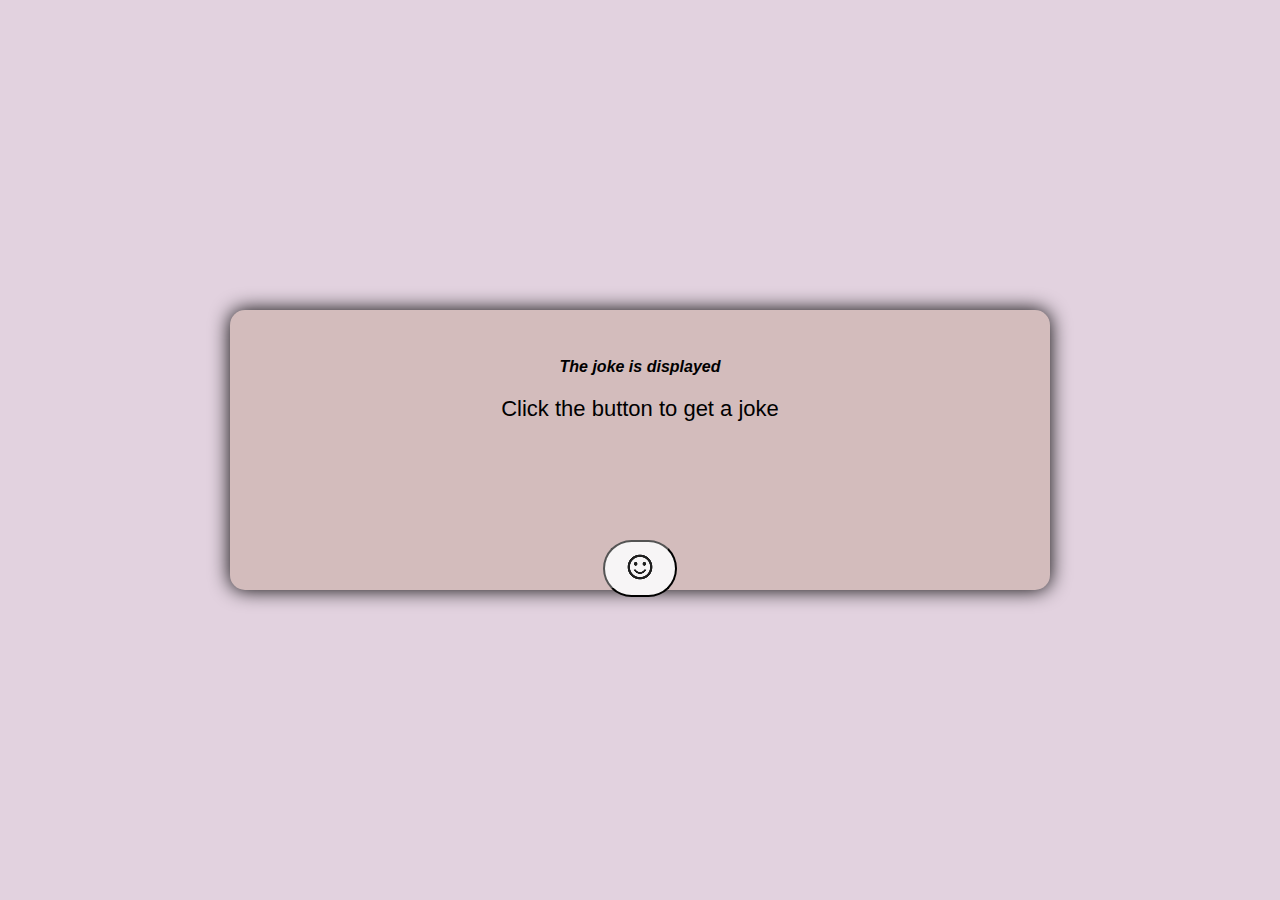
<file: joke-api/index.html>
<!DOCTYPE html>
<html lang="en">

<head>
    <meta charset="UTF-8">
    <meta name="viewport" content="width=device-width, initial-scale=1.0">
    <title>Joke Aplication</title>
    <link rel="stylesheet" href="style.css">
</head>

<body>
    <div class="app-class">
        <h3 class="titlu-app">The joke is displayed</h3>
        <p class="paragraf-app">Click the button to get a joke</p>
    </div>

    <button id="button-app">
        <img id="img-id" src="./assets/sentiment_satisfied_30dp_1F1F1F_FILL0_wght400_GRAD0_opsz24.png" alt="buton-img">
    </button>



    <script src="./script.js"></script>

</body>

</html>
</file>
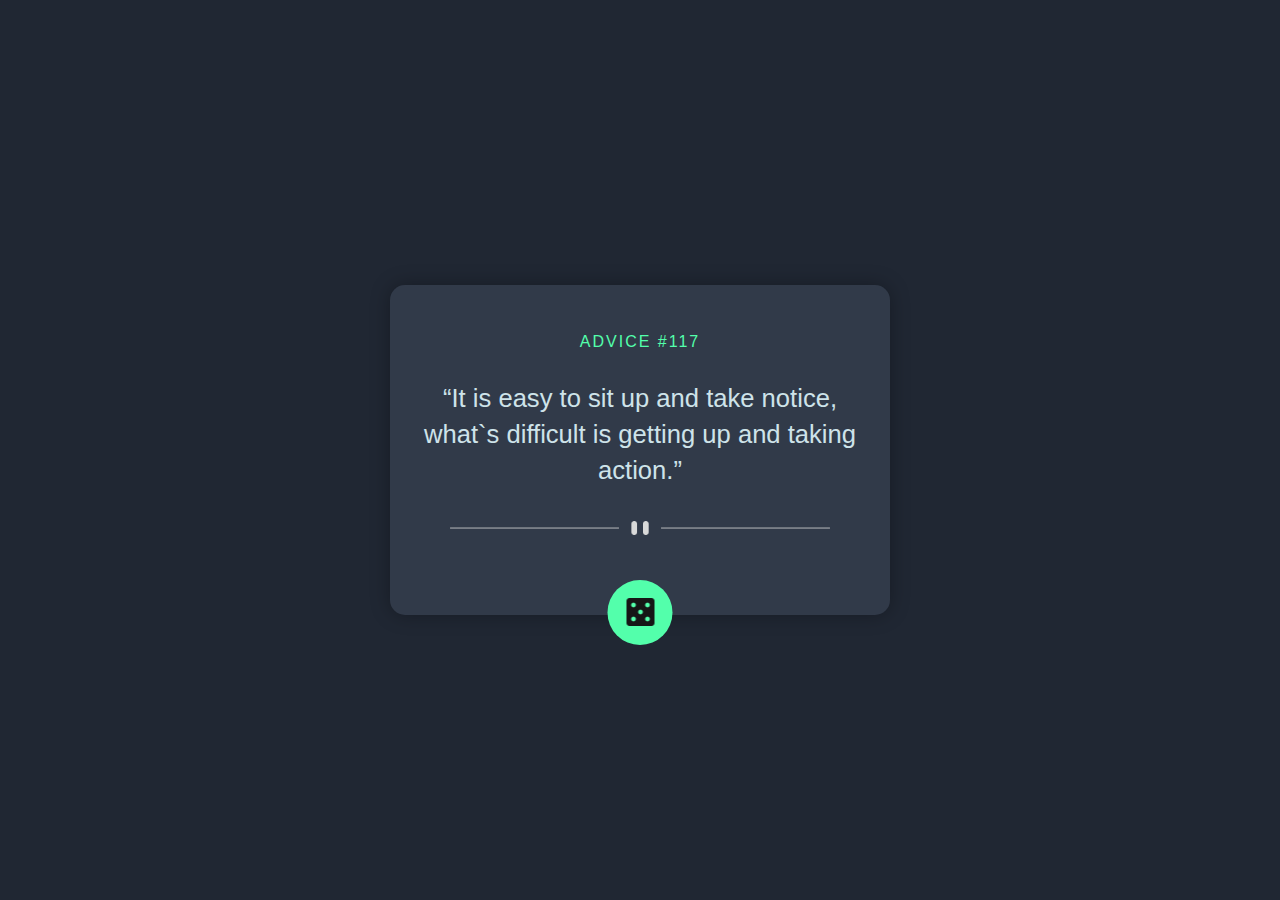
<file: sprint12-js-advice-slip/index.html>
<!DOCTYPE html>
<html lang="en">

<head>
    <meta charset="UTF-8">
    <meta name="viewport" content="width=device-width, initial-scale=1.0">
    <title>Advice Slip</title>
    <link rel="stylesheet" href="style.css">
</head>

<body>

    <div class="advice-app">
        <h3 class="title-advice">ADVICE #117</h3>
        <p class="paragraph-advice">“It is easy to sit up and take notice, what`s difficult is getting up and taking
            action.”</p>
        <img id="icon-app" src="./assets/Group 21.png" alt="icon app">
        <button class="btn-app">
            <img id="button-icon" src="./assets/button-icon.png" alt="generate advice">
        </button>
    </div>

    <script src="script.js"></script>

</body>

</html>
</file>
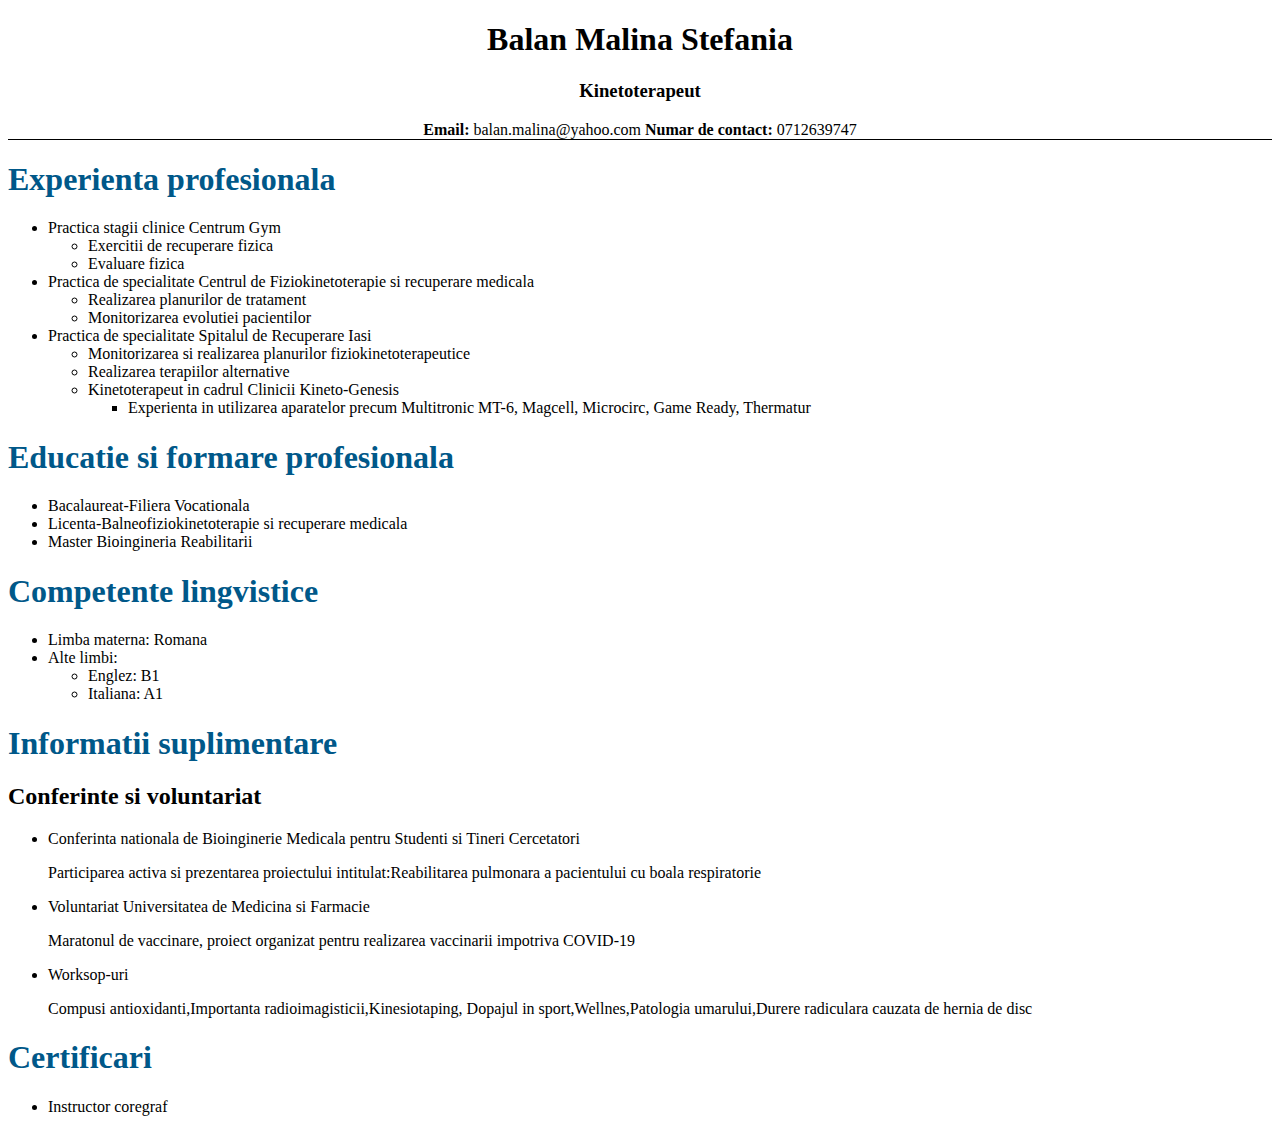
<file: Sprint2-html/index.html>
<!DOCTYPE html>
<html>

<head>
    <meta charset="UTF 8">
    <meta name="viewport" content="width=device-width" , initial-scale="1.0">
    <title>CV</title>

</head>

<body>
    <div style="text-align: center;border-bottom: 1px solid;">
        <h1>Balan Malina Stefania</h1>
        <h3>Kinetoterapeut</h3>
        <span><strong>Email:</strong> balan.malina@yahoo.com</span>
        <span><strong>Numar de contact:</strong> 0712639747</span>
    </div>

    <div>
        <h1><strong style="color:#005889">Experienta profesionala</strong></h1>
        <ul>
            <li>Practica stagii clinice Centrum Gym
                <ul>
                    <li>Exercitii de recuperare fizica</li>
                    <li>Evaluare fizica</li>
                </ul>
            </li>

            <li>Practica de specialitate Centrul de Fiziokinetoterapie si recuperare medicala
                <ul>
                    <li>Realizarea planurilor de tratament</li>
                    <li>Monitorizarea evolutiei pacientilor</li>
                </ul>
            </li>

            <li>Practica de specialitate Spitalul de Recuperare Iasi
                <ul>
                    <li>Monitorizarea si realizarea planurilor fiziokinetoterapeutice</li>
                    <li>Realizarea terapiilor alternative</li>
                    </ull>
            </li>

            <li>Kinetoterapeut in cadrul Clinicii Kineto-Genesis
                <ul>
                    <li>Experienta in utilizarea aparatelor precum Multitronic MT-6, Magcell, Microcirc, Game Ready,
                        Thermatur
                    </li>
                </ul>
            </li>
        </ul>
    </div>

    <div>
        <h1><strong style="color:#005889">Educatie si formare profesionala</strong></h1>
        <ul>
            <li>Bacalaureat-Filiera Vocationala</li>
            <li>Licenta-Balneofiziokinetoterapie si recuperare medicala</li>
            <li>Master Bioingineria Reabilitarii</li>
            </li>
        </ul>
    </div>

    <div>
        <h1><strong style="color:#005889">Competente lingvistice</strong></h1>
        <ul>
            <li>Limba materna: Romana</li>
            <li>Alte limbi:
                <ul>
                    <li>Englez: B1</li>
                    <li>Italiana: A1</li>
                </ul>
            </li>
        </ul>
    </div>

    <div>
        <h1><strong style="color:#005889">Informatii suplimentare</strong></h1>
        <h2>Conferinte si voluntariat</h2>
        <ul>
            <li>Conferinta nationala de Bioinginerie Medicala pentru Studenti si Tineri Cercetatori
                <p>Participarea activa si prezentarea proiectului intitulat:Reabilitarea pulmonara a pacientului cu
                    boala
                    respiratorie</p>
            </li>
            <li>Voluntariat Universitatea de Medicina si Farmacie
                <p>Maratonul de vaccinare, proiect organizat pentru realizarea vaccinarii impotriva COVID-19</p>
            </li>
            <li>
                Worksop-uri
                <p>Compusi antioxidanti,Importanta radioimagisticii,Kinesiotaping, Dopajul in sport,Wellnes,Patologia
                    umarului,Durere radiculara cauzata de hernia de disc
                </p>
            </li>
        </ul>
    </div>

    <div>
        <h1><strong style="color:#005889">Certificari</strong></h1>
        <ul>
            <li>Instructor coregraf</li>
        </ul>
    </div>


</body>

</html>
</file>
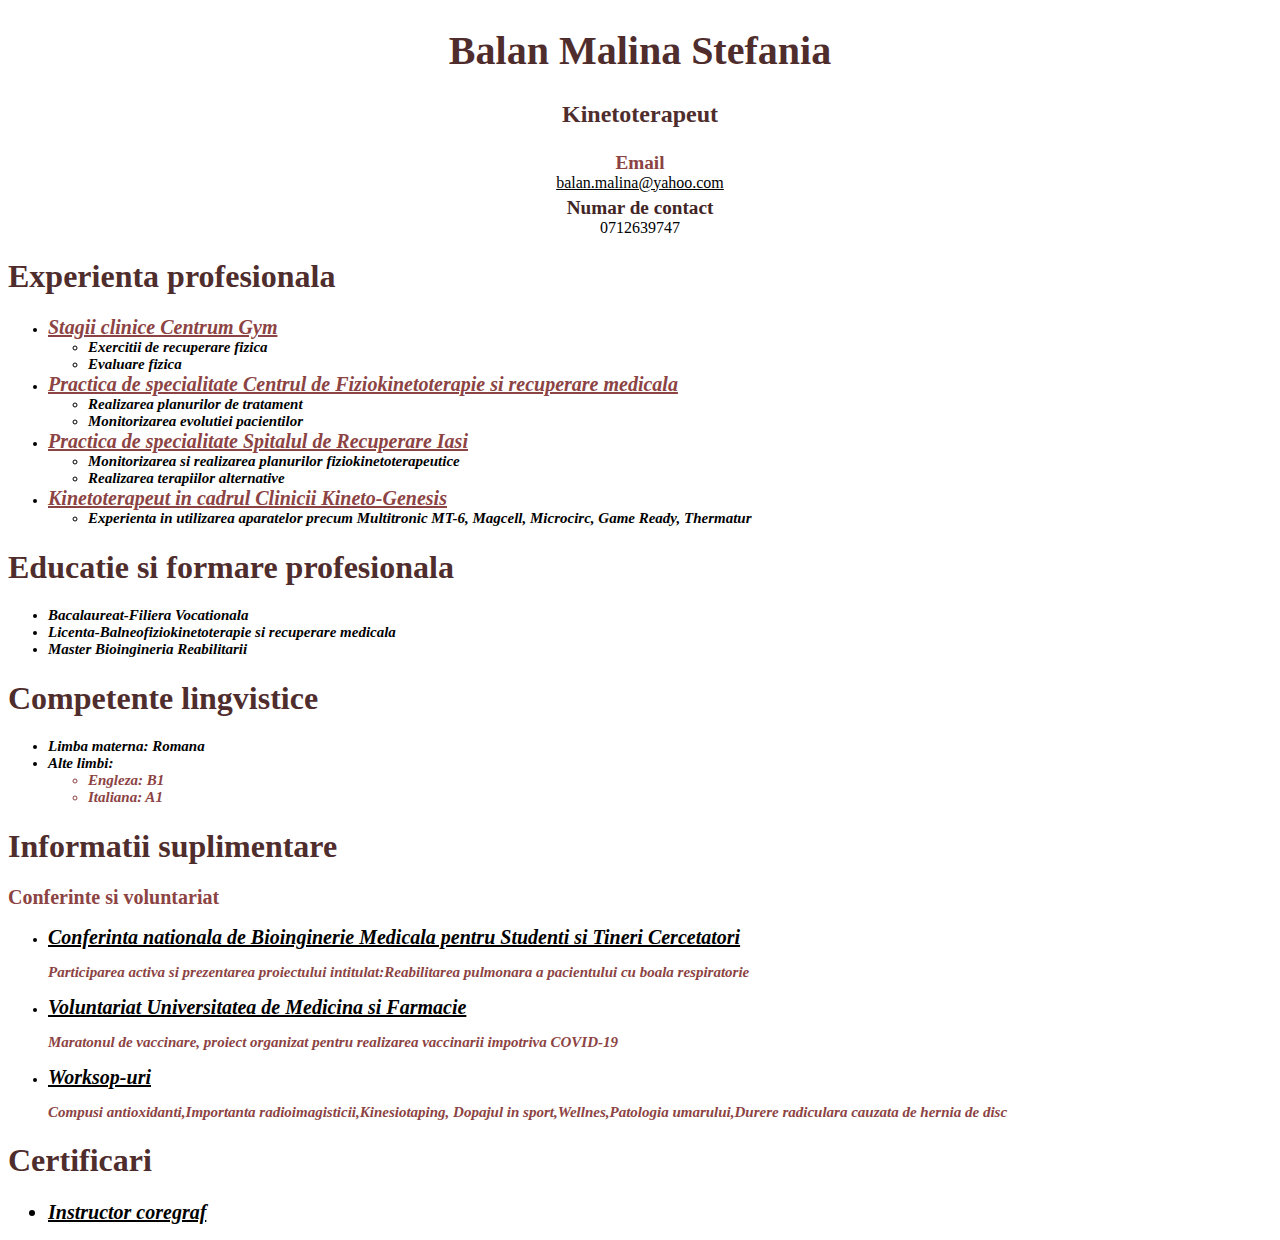
<file: Sprint3-CV-css/index.html>
<!DOCTYPE html>
<html>

<head>
    <meta charset="UTF 8">
    <meta name="viewport" content="width=device-width" , initial-scale="1.0">
    <title>CV</title>
    <link rel="stylesheet" href="style.css" />

</head>

<body>
    <div class="contact container">

        <h1 class="name-me">Balan Malina Stefania</h1>
        <h3>Kinetoterapeut</h3>

        <div class="contact-row">
            <strong class="highlight">Email</strong>
            <a href="mailto:balan.malina@yahoo.com" class="email-link">balan.malina@yahoo.com</a>
        </div>
        <div class="contact-row"> <strong class="color">Numar de contact</strong> 0712639747
        </div>
    </div>

    <h1>Experienta profesionala</h1>
    <ul>
        <li><span class=" name-list">Stagii clinice Centrum Gym </span>
            <ul>
                <li>Exercitii de recuperare fizica</li>
                <li>Evaluare fizica</li>
            </ul>
        </li>

        <li><span class="name-list">Practica de specialitate Centrul de Fiziokinetoterapie si recuperare
                medicala</span>
            <ul>
                <li>Realizarea planurilor de tratament</li>
                <li>Monitorizarea evolutiei pacientilor</li>
            </ul>
        </li>

        <li><span class="name-list">Practica de specialitate Spitalul de Recuperare Iasi</span>
            <ul>
                <li>Monitorizarea si realizarea planurilor fiziokinetoterapeutice</li>
                <li>Realizarea terapiilor alternative</li>
            </ul>
        </li>

        <li><span class="name-list">Kinetoterapeut in cadrul Clinicii Kineto-Genesis</span>
            <ul>
                <li>Experienta in utilizarea aparatelor precum Multitronic MT-6, Magcell, Microcirc,
                    Game
                    Ready,
                    Thermatur
                </li>
            </ul>
        </li>
    </ul>
    </div>

    <div>
        <h1>Educatie si formare profesionala</h1>
        <ul>
            <li>Bacalaureat-Filiera Vocationala</li>
            <li>Licenta-Balneofiziokinetoterapie si recuperare medicala</li>
            <li>Master Bioingineria Reabilitarii</li>
        </ul>
    </div>

    <div>
        <h1>Competente lingvistice</h1>
        <ul>
            <li>Limba materna: Romana</li>
            <li>Alte limbi:
                <ul>
                    <li class="color-changer">Engleza: B1</li>
                    <li class="color-changer">Italiana: A1</li>
                </ul>
            </li>
        </ul>
    </div>

    <div>
        <h1>Informatii suplimentare</h1>
        <h2>Conferinte si voluntariat</h2>
        <ul>
            <li><span class="name-list2">Conferinta nationala de Bioinginerie Medicala pentru Studenti si Tineri
                    Cercetatori</span>
                <p>Participarea activa si prezentarea proiectului intitulat:Reabilitarea pulmonara a
                    pacientului
                    cu
                    boala
                    respiratorie</p>
            </li>
            <li><span class="name-list2">Voluntariat Universitatea de Medicina si Farmacie</span>
                <p>Maratonul de vaccinare, proiect organizat pentru realizarea vaccinarii impotriva COVID-19
                </p>
            </li>
            <li><span class="name-list2">Worksop-uri</span>
                <p>Compusi antioxidanti,Importanta radioimagisticii,Kinesiotaping, Dopajul in
                    sport,Wellnes,Patologia
                    umarului,Durere radiculara cauzata de hernia de disc
                </p>
            </li>
        </ul>
    </div>

    <div>
        <h1>Certificari</h1>
        <ul>
            <li class="name-list2">Instructor coregraf</li>
        </ul>
    </div>


</body>

</html>
</file>
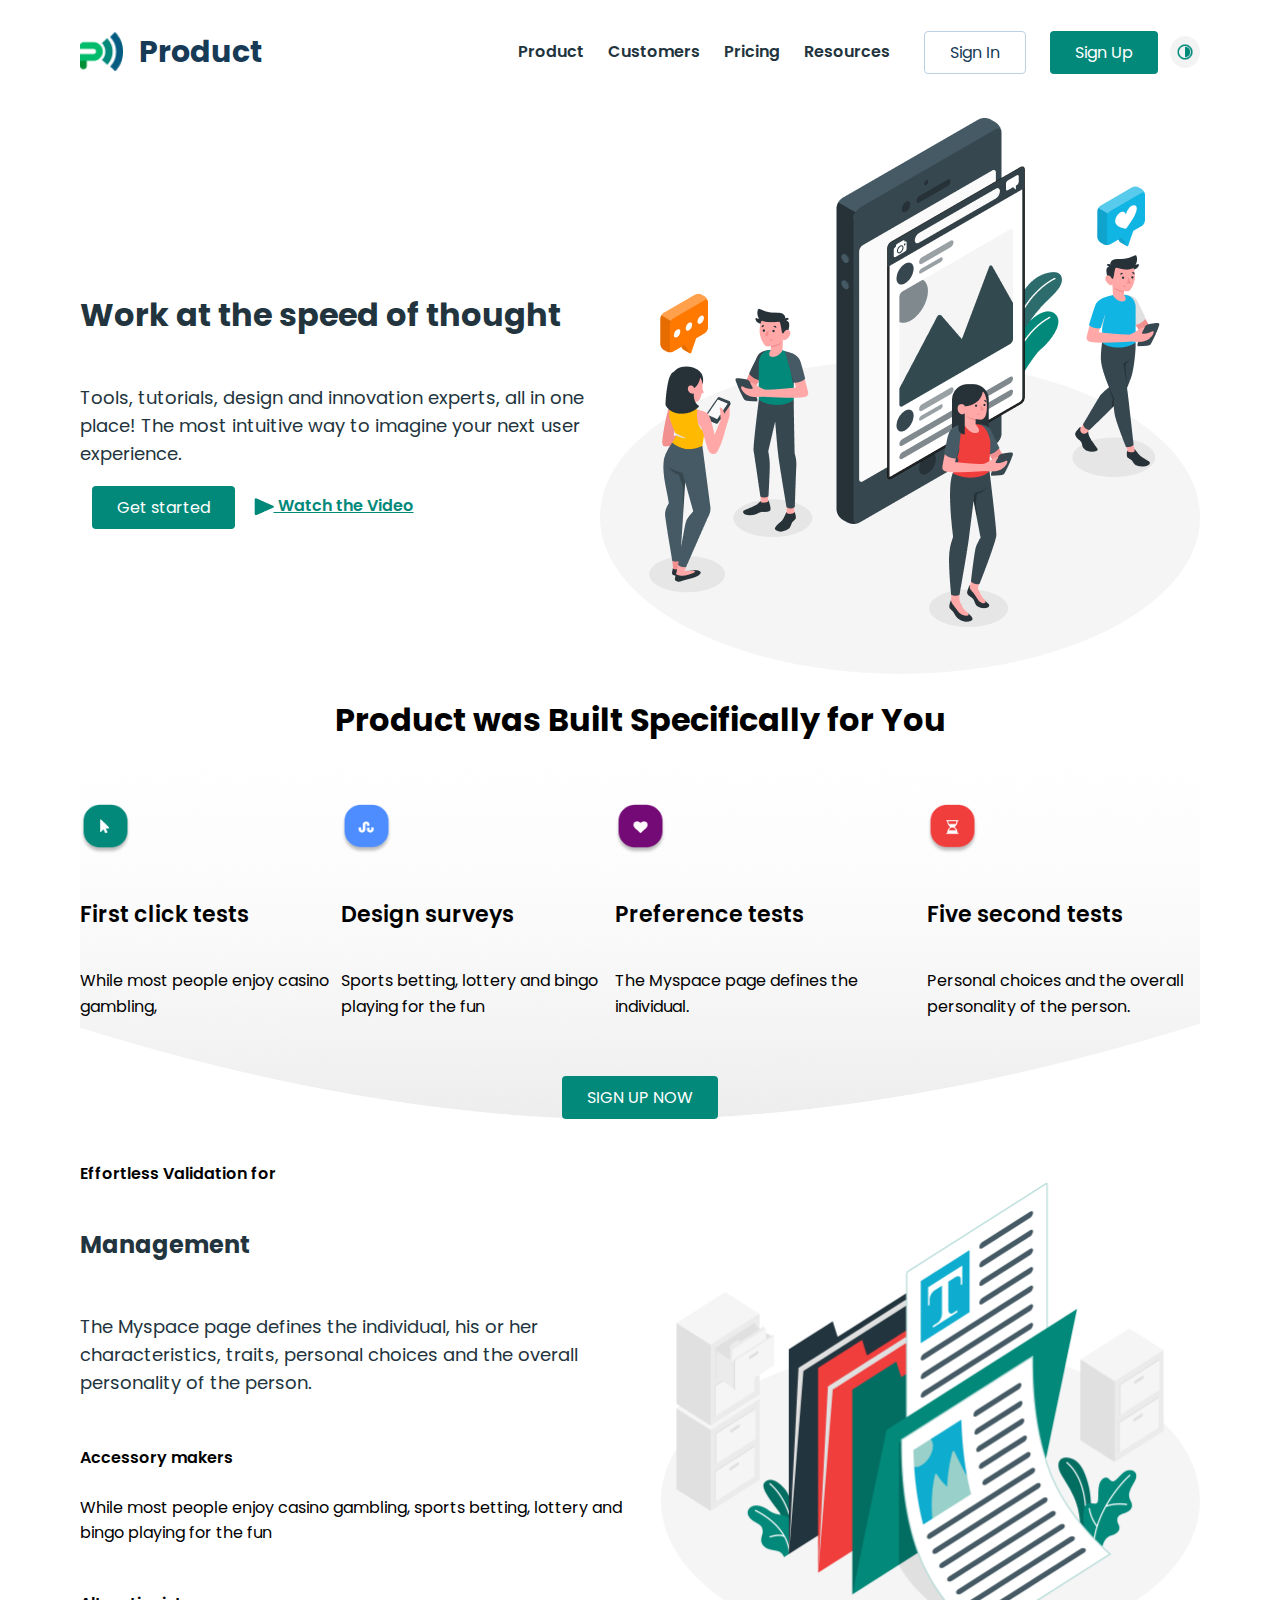
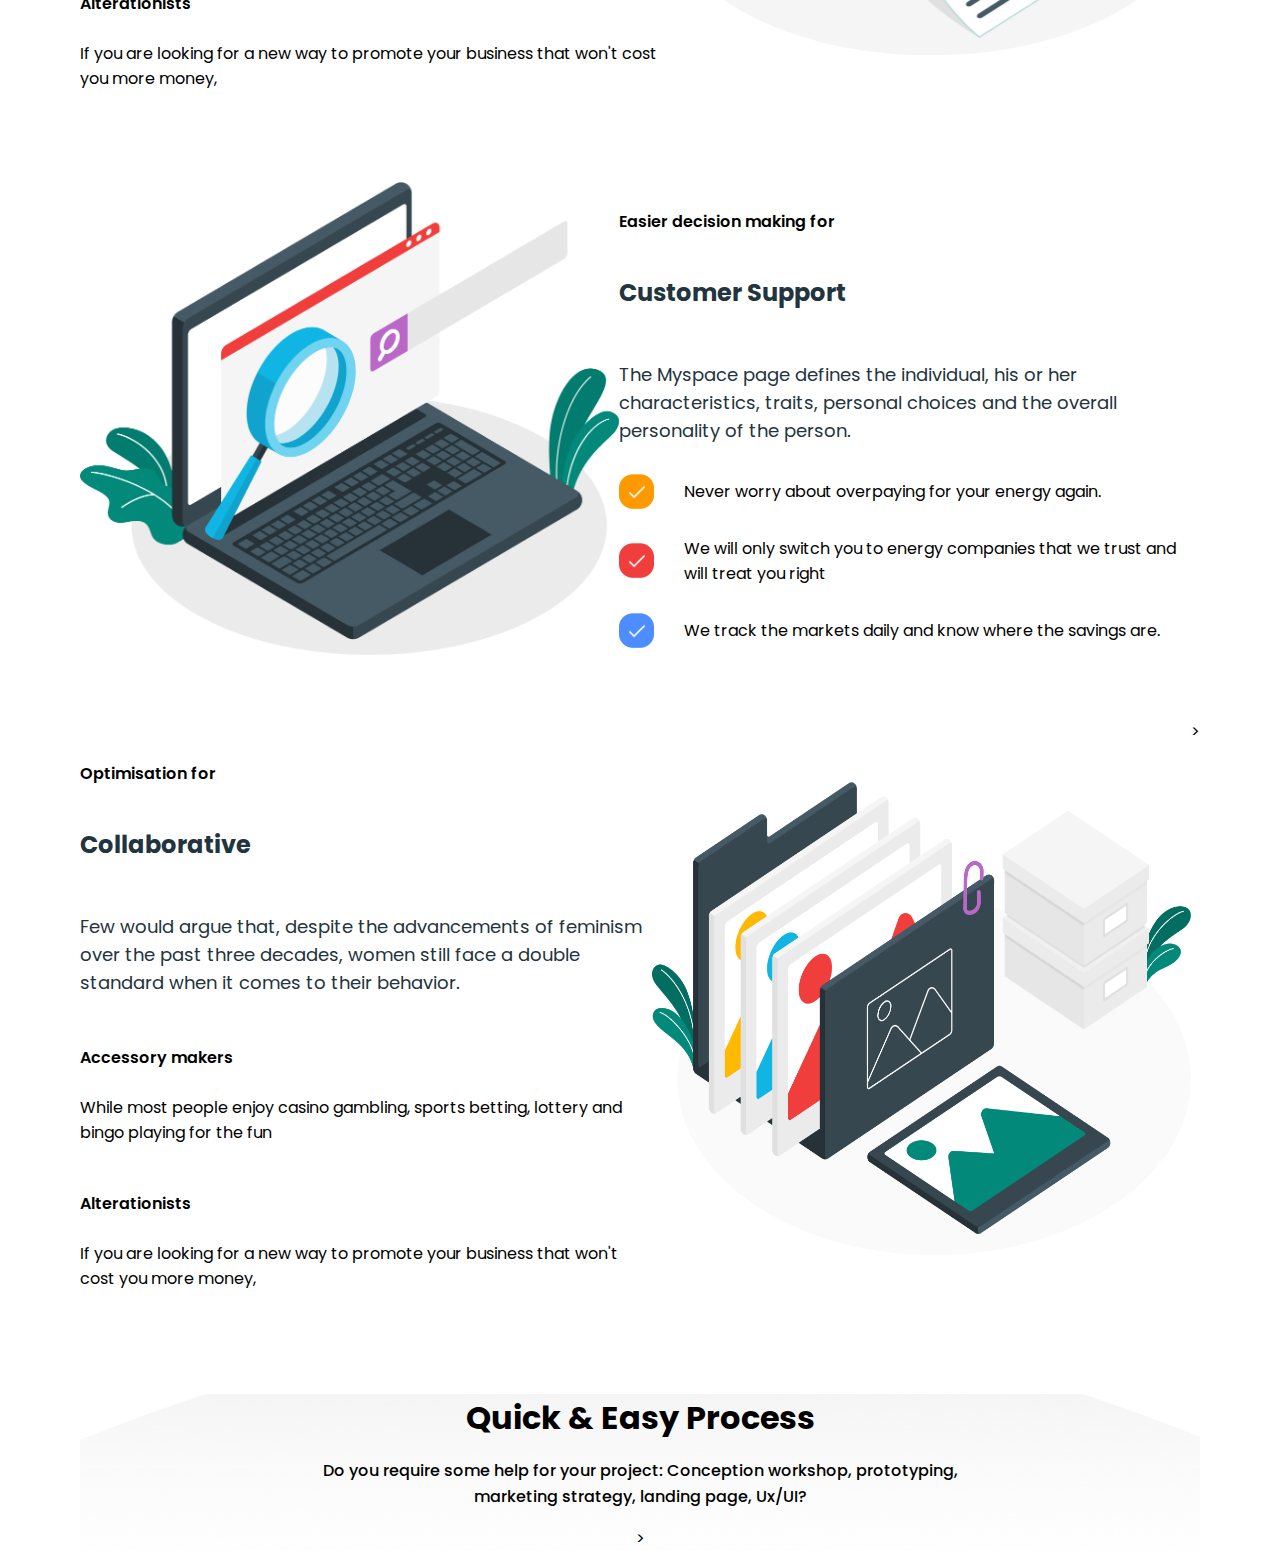
<file: Sprint4-landingpage/index.html>
<!DOCTYPE html>
<html lang="en">

<head>
    <meta charset="UTF-8">
    <meta name="viewport" content="width=device-width, initial-scale=1.0">
    <link href="https://fonts.googleapis.com/css2?family=Poppins:wght@400;500;600;700&display=swap" rel="stylesheet">
    <link rel="stylesheet" type="text/css" href="style.css">
    <title>Landing Page</title>
</head>

<body>
    <nav class="nav row">
        <div class="content-container row nav-bar-wrapper">
            <div class="app-logo-container row row-centered">
                <img id="app-logo" src="img/logo.png" />
                <h3 id="app-title">Product</h3>
            </div>


            <div class=" row nav-bar-buttons-container">
                <div class="nav-links-container row-centered">
                    <a href="">Product</a>
                    <a href="">Customers</a>
                    <a href="">Pricing</a>
                    <a href="">Resources</a>
                </div>


                <div class="row row-centered ">
                    <button class="button-outline primary-button">Sign In</button>
                    <button class="primary-button">Sign Up</button>
                    <button class="icon-button">
                        <img id="icone" src="img/icone.png" alt="">
                    </button>
                    <img id="meniu-icon" class="icon-meniu" src="img/menu.png" />

                </div>
            </div>
        </div>
    </nav>

    <section class="row content-container">
        <div class="content-left-col">
            <h1 class="main-header titlu">Work at the speed of thought</h1>
            <p class="subtitle titlu">Tools, tutorials, design and innovation experts, all in one place! The most
                intuitive
                way to imagine your next user experience.</p>
            <div class="row">
                <button class="primary-button">Get started</button>
                <button class="button-link"><img id="play-icon" src="img/play-icon.png" /> Watch the Video</button>
            </div>
        </div>
        <div class="content-right-col first-section-right-col">
            <img src="img/icon2.png">
        </div>
    </section>


    <section class=" content-container section-row">
        <h2>Product was Built Specifically for You </h2>
        <div class="section-row-4-cols">
            <div class="section-row-4-cols-item-1">
                <img class="section-2-icon" src="img/icon-click.png" />
                <h5>First click tests</h5>
                <p>While most people enjoy casino gambling,</p>
            </div>
            <div class="section-row-4-cols-item-2">
                <img class="section-2-icon" src="img/icon-design.png" />
                <h5>Design surveys</h5>
                <p>Sports betting, lottery and bingo playing for the fun</p>
            </div>
            <div class="section-row-4-cols-item-3">
                <img class="section-2-icon" src="img/icon-preference.png" />
                <h5>Preference tests</h5>
                <p>The Myspace page defines the individual.</p>
            </div>
            <div class="section-row-4-cols-item-4">
                <img class="section-2-icon" src="img/icon-second (2).png" />
                <h5>Five second tests</h5>
                <p>Personal choices and the overall personality of the person.</p>
            </div>
        </div>
        <button class="primary-button">SIGN UP NOW</button>
    </section>


    <section class="row content-container section">
        <div class="content-left-col section-2-col-item">
            <h6>Effortless Validation for</h6>
            <h2 class="main-header titlu">Management</h2>
            <p class="subtitle titlu">The Myspace page defines the individual, his or her characteristics, traits,
                personal choices and the overall personality of the person. </p>

            <h6>Accessory makers</h6>
            <p>While most people enjoy casino gambling, sports betting, lottery and bingo playing for the fun</p>

            <h6>Alterationists</h6>
            <p>If you are looking for a new way to promote your business that won't cost you more money, </p>
        </div>

        <div class="content-right-col first-section-right-col">
            <img class="photo" src="img/amico.png">
        </div>
    </section>

    <section class="row content-container section ">
        <div class="content-right-col first-section-right-col">
            <img class="photo" src="img/section-4-bg.png">
        </div>
        <div class="content-left-col section-2-col-item">
            <h6>Easier decision making for</h6>
            <h2 class="main-header titlu">Customer Support</h2>
            <p class="subtitle titlu">The Myspace page defines the individual, his or her characteristics, traits,
                personal choices and the overall personality of the person.</p>
            <div>
                <div class="row row-centered">
                    <img class="check-box-icon" src="img/check-icon-orange.png" alt="" />
                    <p>Never worry about overpaying for your energy again. </p>
                </div>
                <div class="row row-centered">
                    <img class="check-box-icon" src="img/check-icon-red.png" alt="" />
                    <p>We will only switch you to energy companies that we trust and will treat you right</p>
                </div>
                <div class="row row-centered">
                    <img class="check-box-icon" src="img/check-icon-blue.png" alt="" />
                    <p>We track the markets daily and know where the savings are.</p>
                </div>
            </div>
        </div>
        </div>
    </section>

    <section class="row content-container section">
        <div class="content-left-col section-2-col-item">
            <h6>Optimisation for</h6>
            <h2 class="main-header titlu">Collaborative</h2>
            <p class="subtitle titlu">Few would argue that, despite the advancements of feminism over the past three
                decades, women still face a double standard when it comes to their behavior. </p>
            <h6>Accessory makers</h6>
            <p>While most people enjoy casino gambling, sports betting, lottery and bingo playing for the fun</p>

            <h6>Alterationists</h6>
            <p>If you are looking for a new way to promote your business that won't cost you more money, </p>
        </div>

        <div class="content-right-col first-section-right-col">
            <img class="photo" src="img/section-5-bg.png">
        </div>>
    </section>


    <section class=" content-container section-row section-bg-reverse">
        <h2>Quick & Easy Process</h2>
        <p>Do you require some help for your project: Conception workshop,
            prototyping, marketing strategy, landing page, Ux/UI?</p>
        <div class="content-left-col section-2-col-item">

























</body>


</html>>
</file>
<file: joke-api/style.css>
* {
    margin: 0;
    padding: 0;
    box-sizing: border-box;
}

body {
    font-family: "Manrope", sans-serif;
    background-color: #e2d2df;
    color: #6B6666;
    display: flex;
    justify-content: center;
    align-items: center;
    height: 100vh;
    padding: 1rem;
}

.app-class {
    background-color: #d3bcbc;
    padding: 3rem 2rem;
    border-radius: 15px;
    text-align: center;
    position: relative;
    max-width: 820px;
    width: 100%;
    box-shadow: 0 0 20px rgba(0, 0, 0.3);
    height: 280px;
}

#button-app {
    position: absolute;
    left: 50%;
    transform: translateX(-50%);
    top: 60%;
    border-radius: 50px;
    padding: 10px 20px;
    cursor: pointer;
    background-color: #f7f5f6;
}

.paragraf-app {
    color: black;
    font-size: 22px;
    margin-top: 20px;
}

.titlu-app {
    color: black;
    font-style: italic;
    font-size: 16px;
}



@media (max-width:670px) {
    .app-class {
        height: 380px;
    }

    .paragraf-app {
        font-size: 23px;
    }
}

@media (max-width:448px) {
    #button-app {
        top: 70%;
    }

    .paragraf-app {
        font-size: 20px;
    }
}
</file>
<file: sprint12-js-advice-slip/style.css>
* {
    margin: 0;
    padding: 0;
    box-sizing: border-box;
}

body {
    font-family: "Manrope", sans-serif;
    background-color: #202733;
    color: #cee3e9;
    display: flex;
    justify-content: center;
    align-items: center;
    height: 100vh;
    padding: 1rem;
}

.title-advice {
    color: #53FFAB;
    font-weight: 400;
    font-size: 1rem;
    letter-spacing: 2px;
}

.paragraph-advice {
    margin: 1.5rem auto 0;
    font-size: 1.6rem;
    line-height: 1.4;
    margin-top: 30px;

}

.advice-app {
    background-color: #313A49;
    padding: 3rem 2rem;
    border-radius: 15px;
    text-align: center;
    position: relative;
    max-width: 500px;
    width: 100%;
    box-shadow: 0 0 20px rgba(0, 0, 0, 0.3);
}

#icon-app {
    width: 100%;
    max-width: 380px;
    height: auto;
    margin: 2rem auto;
    display: block;
    color: #D9D9D9;
}

.btn-app {
    background-color: #53FFAB;
    border: none;
    border-radius: 50%;
    width: 65px;
    height: 65px;
    display: flex;
    justify-content: center;
    align-items: center;
    position: absolute;
    left: 50%;
    bottom: -30px;
    transform: translateX(-50%);
    cursor: pointer;
    transition: box-shadow 0.3s ease;
}

.btn-app:hover {
    box-shadow: 0 0 20px #53FFAB;
}

#button-icon {
    width: 28px;
    height: 28px;
}

@media (max-width: 550px) {
    .advice-app {
        padding: 2.5rem 1.5rem;
    }

    #icon-app {
        max-width: 250px;
    }

    .paragraph-advice {
        font-size: 1.3rem;
    }

    .btn-app {
        width: 55px;
        height: 55px;
        bottom: -25px;
    }

    #button-icon {
        width: 24px;
        height: 24px;
    }
}

@media (max-width: 768px) {
    .paragraph-advice {
        font-size: 1.4rem;
    }
}
</file>
<file: Sprint3-CV-css/style.css>
.name-me {
    color: #4f2d2d;
    font-size: 40px;
    text-align: center;
}

.email-link {
    color: black;
}

h3 {
    color: #4f2d2d;
    font-size: x-large;
    text-align: center;
}

.contact {
    text-align: center;
}

.highlight {
    display: block;
    color: #8c4343;
    font-size: larger;
    text-align: center;
}

.color {
    display: block;
    color: #422525;
    font-size: larger;
    text-align: center;
}

.contact-row {
    margin: 5px 0;
}

h1 {
    color: #4f2d2d;
}

.name-list {
    color: #8c4343;
    font-size: 20px;
    font-style: italic;
    font-weight: bolder;
    text-decoration: underline;
}

ul ul li {
    font-size: 15px;
    font-weight: bolder;
    font-style: oblique;
}

ul>li {
    font-size: 15px;
    font-weight: bolder;
    font-style: oblique;
}

.color-changer {
    color: #8c4343;
    font-size: 15px;
}

h2 {
    color: #8c4343;
    font-size: 20px;
}

p {
    color: #8c4343;
}

.name-list2 {
    text-decoration: underline;
    font-size: 20px;
}
</file>
<file: Sprint4-landingpage/style.css>
* {
    text-decoration: none;
    font-family: Poppins, sans-serif;
    font-style: normal;
    font-weight: normal;
}


.nav {
    justify-content: center;
    align-items: center;
}

.row {
    display: flex;
    flex-direction: row;

}

.row-centered {
    align-items: center;
}

.content-container {
    max-width: 1120px;
    justify-content: center;
    padding: 0;
    margin: auto;
}

body>section {
    margin: 75px 0;
}

body>section:first-child {
    margin-bottom: 75px;
    margin-top: 0;
}

body>section:last-child {
    margin-top: 75px;
    margin-bottom: 0;
}


.titlu {
    /* margin-left: 150px; */

}

#app-logo {
    height: 40px;
    margin-right: 16px;
}



#app-title {
    font-weight: 700;
    font-size: 1.88em;
    line-height: 28px;
    letter-spacing: 0px;
    color: #173a56;
}

.nav-bar-wrapper {
    width: 100%;
    justify-content: space-between;
}

.nav-links-container>a {
    font-weight: 600;
    font-size: 1em;
    line-height: 28px;
    font-size: normal;
    color: #22343d;
    margin: 0 10px;
}

.primary-button {
    background-color: #02897A;
    border-radius: 4px;
    height: 43px;
    font-size: 1em;
    color: #FFFFFF;
    border: none;
    cursor: pointer;
    padding: 0 25px;
    margin: 0 12px;
    white-space: pre;

}

.button-outline {
    background-color: white;
    color: #173A56;
    border: 1px solid #BCD0E5;
    margin: 0 12px;
}

.button-link {
    color: #02897A;
    font-weight: 600;
    font-size: 1em;
    line-height: 100%;
    text-decoration: underline;
    height: 40px;
    border: none;
    background: transparent;
    cursor: pointer;
    display: flex;
    justify-content: center;
    align-items: center;
    white-space: pre;
}

#play-icon {
    width: 20px;
    height: 17px;
    margin-top: 1, 5px;
    margin-left: 0.5px;
    border-radius: 1.13px;
    color: #02897A;
}


.icon-button {
    height: 32px;
    width: 30px;
    border-radius: 50%;
    background-color: #f3f3f3;
    border: none;
    cursor: pointer;
    display: flex;
    justify-content: center;
    align-items: center;
}

#meniu-icon {
    width: 20px;
    height: 31px;
    margin-left: 10px;

}

.section-row {
    display: flex;
    flex-direction: column;
    justify-content: flex-start;
    align-items: center;
    background-image: url("img/section-2-bg.png");
    background-size: cover;
    background-repeat: no-repeat;
    background-position: center;
    overflow: visible;
}

.section-bg-reverse {
    background-image: url("img/section-bg-reverse.png");
    background-size: cover;
    background-repeat: no-repeat;
    background-position: center;
    overflow: visible;
}



.section-row>h2 {
    font-weight: 700;
    font-size: 2em;
    line-height: 48px;
    text-align: center;
    margin: 0;
}

.section-row>p {
    font-size: 1em;
    font-weight: 500;
    line-height: 26px;
    text-align: center;
    width: 60%;
}

.icon-meniu {
    display: none;
}


#icone {
    height: 24px;
    width: 24px;
}

.nav-bar-buttons-container {
    display: flex;
    align-items: center;
    justify-content: flex-end;
    gap: 12px;
}

.main-header {
    font-weight: bold;
    font-size: 2, 5em;
    line-height: 60px;
    color: #22343D;
}

.content-left-col,
.content-right-col {
    /* width: 50%; */
    display: flex;
    flex-direction: column;
    justify-content: center;
    align-items: flex-start;

}

.row.content-container {
    display: flex;
}

.subtitle {
    font-weight: 400;
    font-size: 1.13em;
    line-height: 28px;
    letter-spacing: 0px;
    color: #22343D;
}

.first-section-right-col {
    background-position: center;
    background-size: contain;
    background-repeat: no-repeat;
    height: 600px;
}

.section-row-4-cols {
    display: grid;
    grid-template-areas: 'grid-col-1 grid-col-2 grid-col-3 grid-col-4'
    ;
    margin: 60px auto 40px auto;
}

.section-row-4-cols-item-1 {
    grid-area: grid-col-1;
}

.section-row-4-cols-item-2 {
    grid-area: grid-col-2;
}

.section-row-4-cols-item-3 {
    grid-area: grid-col-3;
}

.section-row-4-cols-item-4 {
    grid-area: grid-col-4;
}

.section-row-4-cols h5 {
    font-size: 1.38em;
    font-weight: 600;
    line-height: 33px;
}

.section-row-4-cols p {
    font-size: 1em;
    line-height: 26px;
}

.section-2-icon {
    width: 51px;
    height: 50px;
}

.photo {
    width: 539px;
    height: 473px;
    left: 715px;
    margin-left: 100px;
    margin: inherit;
}

.section-2-col-item>h6 {
    font-weight: 600;
    font-size: 1em;
    line-height: 26px;
    text-align: center;
    margin: 30px 0 8px 0;
}

.check-box-icon {
    height: 35px;
    width: 35px;
    margin-right: 30px;
}

.avator-icon {
    height: 100px;
    width: 100px;
}

.chat-box {
    background-size: cover;
    background-position-y: center;
    background-repeat: no-repeat;
    margin-left: 16px;
    width: auto;
    text-align: center;
    padding: 10px;
    overflow: visible;
}

.chat-box-left {
    background-image: url(img/left.png);
    margin-left: 16px;
}

.chat-box-right {
    background-image: url(img/right.png);
    margin-right: 16px;
}

.chat-box-wrapper-right {
    flex-direction: row-reverse;
}

body,
html {
    overflow-x: hidden;
    overflow-y: auto;
}


@media (max-width:1024px) {
    .content-container {
        padding: 0 20px;
    }

    .content-left-col,
    .content-right-col {
        width: 100%;
        align-items: center;
        text-align: center;
    }

    .content-left-col,
    .content-right-col,
    .content-container,
    .photo,
    .first-section-right-col img {
        max-width: 100%;
        height: auto;
        box-sizing: border-box;


        .first-section-right-col {
            height: auto;
        }

        .photo,
        .first-section-right-col img {
            max-width: 100%;
            height: auto;
            margin: 0 auto;
        }

        .section-row-4-cols {
            grid-template-areas:
                "grid-col-1 grid-col-2"
                "grid-col-3 grid-col-4";
            gap: 30px;
        }
    }

    @media (max-width:768px) {
        .row {
            /* flex-direction: column; */
            align-items: center;
        }

        .nav-links-container {
            display: none;
        }

        .icon-meniu {
            display: block;
            cursor: pointer;
        }

        .nav-bar-buttons-container {
            gap: 8px;
        }

        .section-row-4-cols {
            grid-template-areas:
                "grid-col-1"
                "grid-col-2"
                "grid-col-3"
                "grid-col-4";
            text-align: center;
        }

        .main-header {
            font-size: 1.8em;
            line-height: 1.5em;
        }

        .content-left-col .row {
            flex-direction: column;
            gap: 12px;
            width: 100%;
            align-items: center;
        }

        .primary-button,
        .button-outline,
        .button-link {
            width: 100%;
            max-width: 250px;
            margin: 10px auto;
            text-align: center;
        }

        .content-left-col,
        .content-right-col,
        .content-container,
        .photo,
        .first-section-right-col img {
            max-width: 100%;
            height: auto;
            box-sizing: border-box;
            margin: 0 auto;
        }

        .content-container.section,
        .content-container.row {
            flex-direction: column;
        }

        .content-left-col {
            order: 1;
            width: 100%;
            text-align: center;
            align-items: center;
        }

        .content-right-col {
            order: 2;
            width: 100%;
            margin-top: 20px;
            display: flex;
            justify-content: center;
        }

        .content-right-col img,
        .photo {
            max-width: 90%;
            height: auto;
        }
    }
}
</file>
